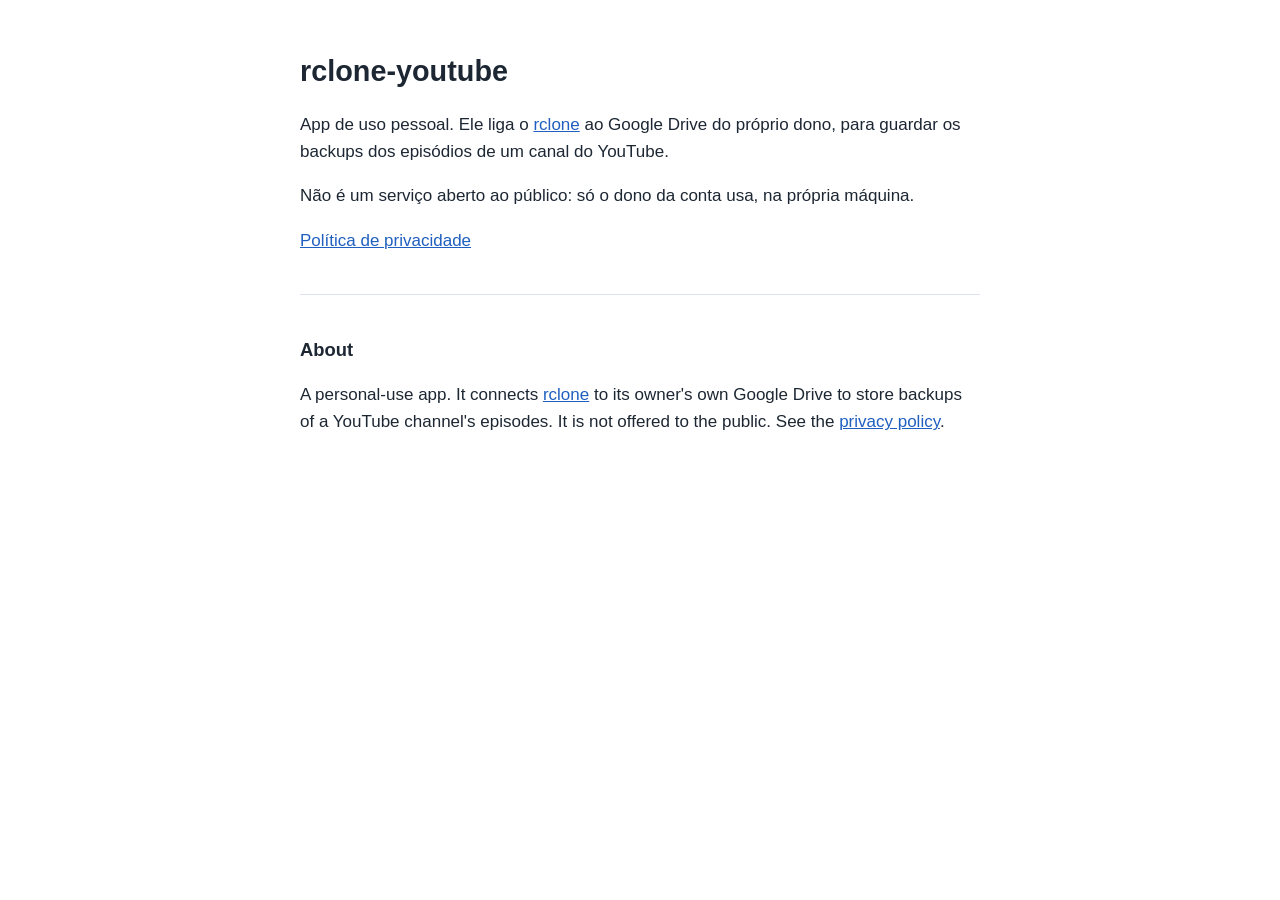
<file: index.html>
<!doctype html>
<html lang="pt-BR">
<head>
<meta charset="utf-8">
<meta name="viewport" content="width=device-width, initial-scale=1">
<title>rclone-youtube</title>
<link rel="stylesheet" href="estilo.css">
</head>
<body>
<main>
  <h1>rclone-youtube</h1>
  <p>App de uso pessoal. Ele liga o <a href="https://rclone.org/">rclone</a> ao Google Drive do próprio
     dono, para guardar os backups dos episódios de um canal do YouTube.</p>
  <p>Não é um serviço aberto ao público: só o dono da conta usa, na própria máquina.</p>
  <p><a href="privacidade.html">Política de privacidade</a></p>

  <hr>

  <h2 lang="en">About</h2>
  <p lang="en">A personal-use app. It connects <a href="https://rclone.org/">rclone</a> to its owner's
     own Google Drive to store backups of a YouTube channel's episodes. It is not offered to the public.
     See the <a href="privacidade.html#en">privacy policy</a>.</p>
</main>
</body>
</html>
</file>
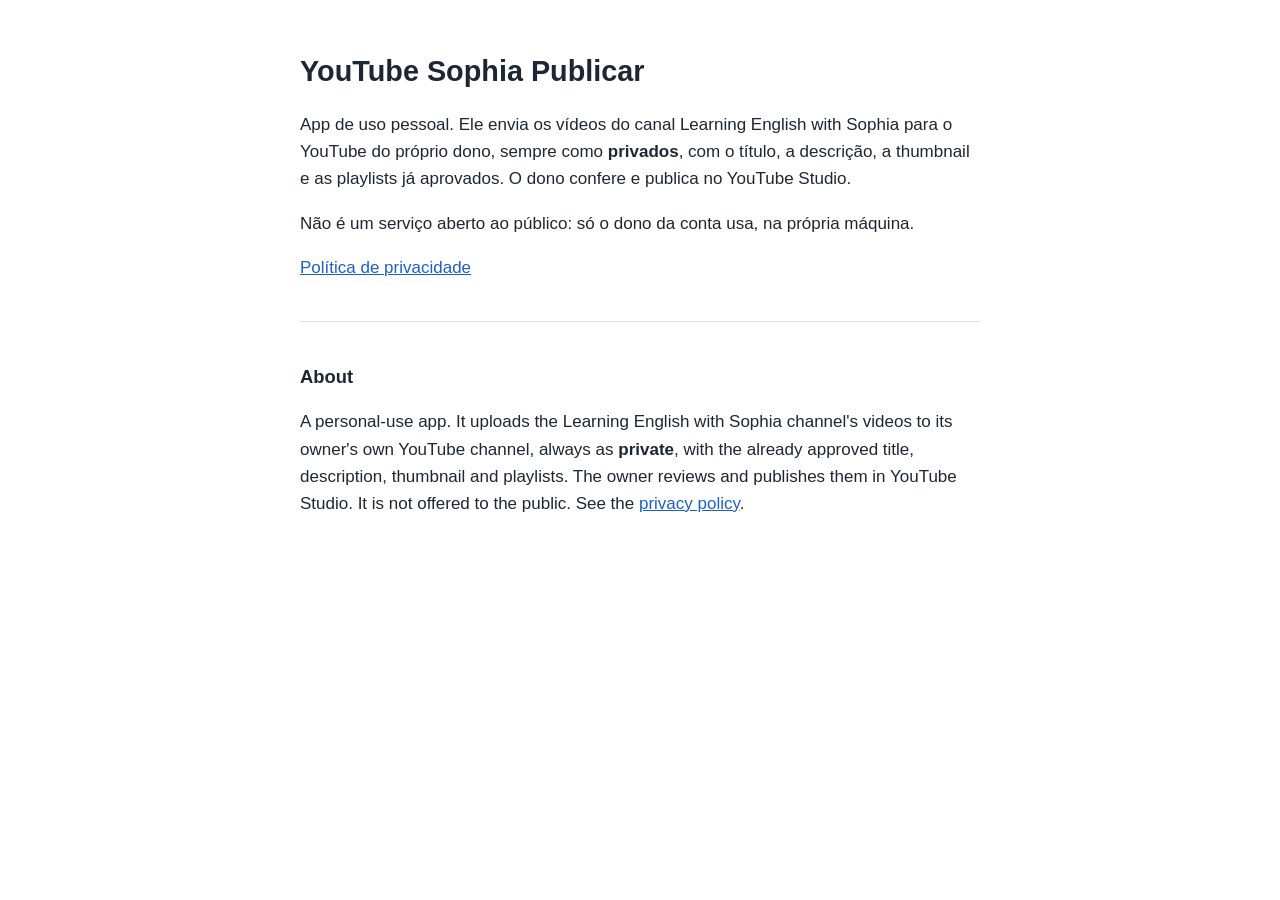
<file: youtube/index.html>
<!doctype html>
<html lang="pt-BR">
<head>
<meta charset="utf-8">
<meta name="viewport" content="width=device-width, initial-scale=1">
<title>YouTube Sophia Publicar</title>
<link rel="stylesheet" href="../estilo.css">
</head>
<body>
<main>
  <h1>YouTube Sophia Publicar</h1>
  <p>App de uso pessoal. Ele envia os vídeos do canal Learning English with Sophia para o YouTube do
     próprio dono, sempre como <strong>privados</strong>, com o título, a descrição, a thumbnail e as
     playlists já aprovados. O dono confere e publica no YouTube Studio.</p>
  <p>Não é um serviço aberto ao público: só o dono da conta usa, na própria máquina.</p>
  <p><a href="privacidade.html">Política de privacidade</a></p>

  <hr>

  <h2 lang="en">About</h2>
  <p lang="en">A personal-use app. It uploads the Learning English with Sophia channel's videos to its
     owner's own YouTube channel, always as <strong>private</strong>, with the already approved title,
     description, thumbnail and playlists. The owner reviews and publishes them in YouTube Studio. It is
     not offered to the public. See the <a href="privacidade.html#en">privacy policy</a>.</p>
</main>
</body>
</html>
</file>
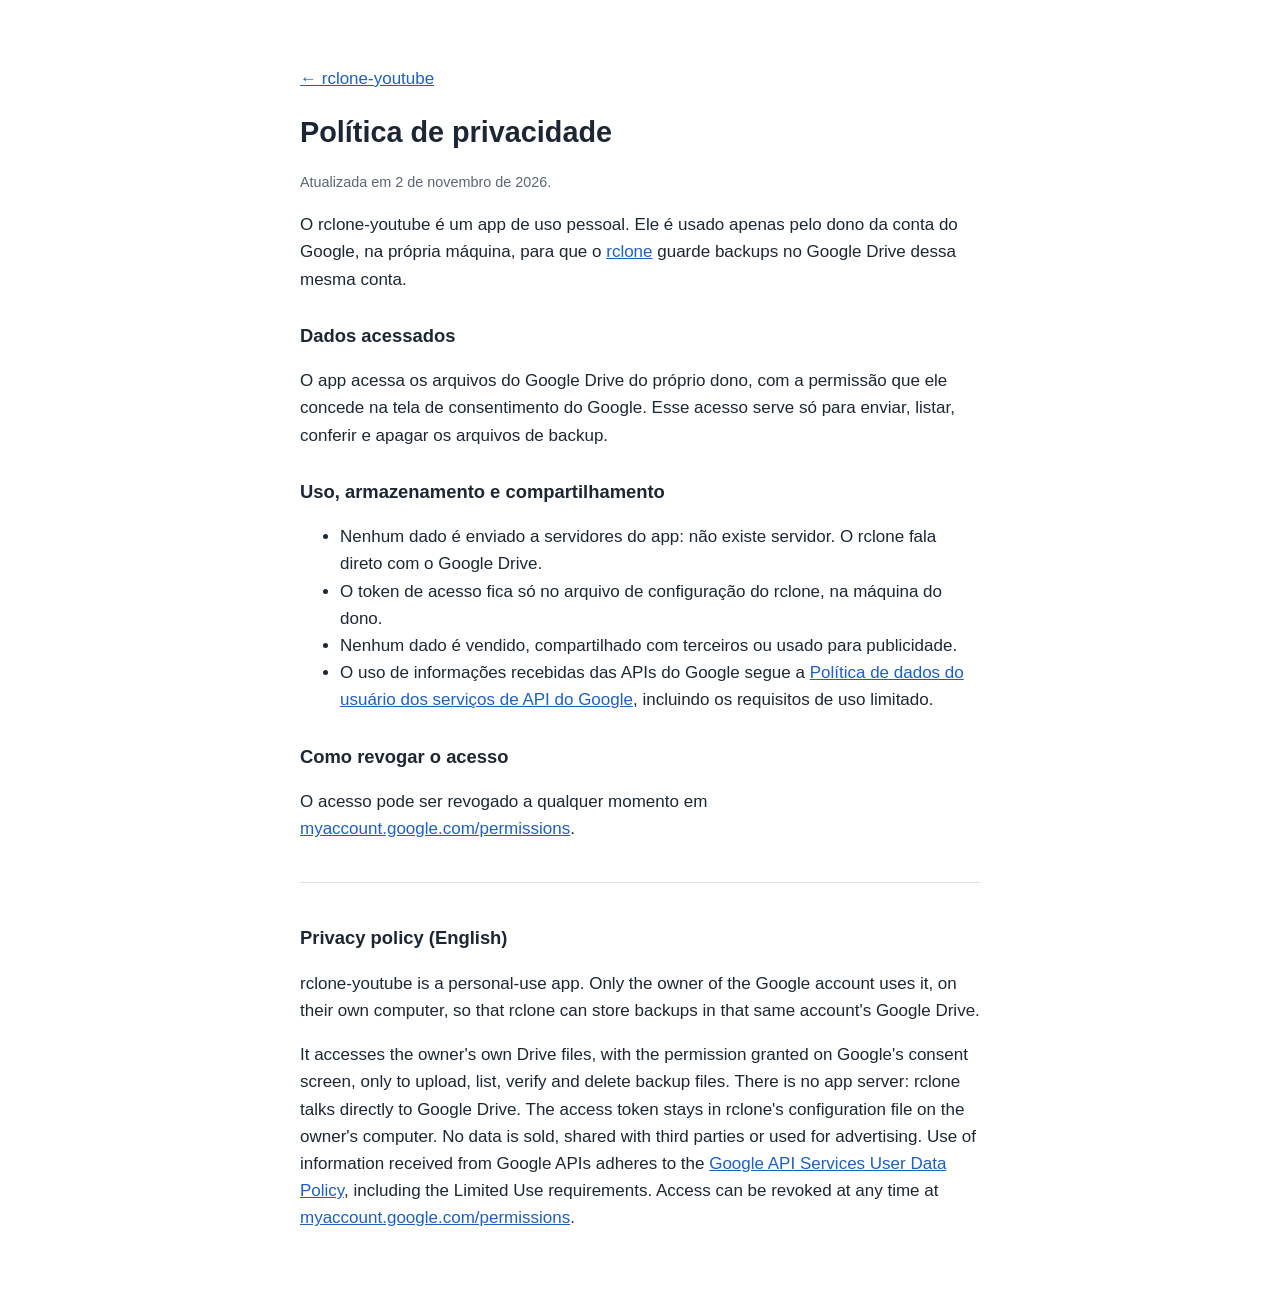
<file: privacidade.html>
<!doctype html>
<html lang="pt-BR">
<head>
<meta charset="utf-8">
<meta name="viewport" content="width=device-width, initial-scale=1">
<title>Política de privacidade · rclone-youtube</title>
<link rel="stylesheet" href="estilo.css">
</head>
<body>
<main>
  <p><a href="./">← rclone-youtube</a></p>
  <h1>Política de privacidade</h1>
  <p class="data">Atualizada em 2 de novembro de 2026.</p>

  <p>O rclone-youtube é um app de uso pessoal. Ele é usado apenas pelo dono da conta do Google, na
     própria máquina, para que o <a href="https://rclone.org/">rclone</a> guarde backups no Google
     Drive dessa mesma conta.</p>

  <h2>Dados acessados</h2>
  <p>O app acessa os arquivos do Google Drive do próprio dono, com a permissão que ele concede na
     tela de consentimento do Google. Esse acesso serve só para enviar, listar, conferir e apagar os
     arquivos de backup.</p>

  <h2>Uso, armazenamento e compartilhamento</h2>
  <ul>
    <li>Nenhum dado é enviado a servidores do app: não existe servidor. O rclone fala direto com o
        Google Drive.</li>
    <li>O token de acesso fica só no arquivo de configuração do rclone, na máquina do dono.</li>
    <li>Nenhum dado é vendido, compartilhado com terceiros ou usado para publicidade.</li>
    <li>O uso de informações recebidas das APIs do Google segue a
        <a href="https://developers.google.com/terms/api-services-user-data-policy">Política de dados
        do usuário dos serviços de API do Google</a>, incluindo os requisitos de uso limitado.</li>
  </ul>

  <h2>Como revogar o acesso</h2>
  <p>O acesso pode ser revogado a qualquer momento em
     <a href="https://myaccount.google.com/permissions">myaccount.google.com/permissions</a>.</p>

  <hr>

  <section id="en" lang="en">
    <h2>Privacy policy (English)</h2>
    <p>rclone-youtube is a personal-use app. Only the owner of the Google account uses it, on their
       own computer, so that rclone can store backups in that same account's Google Drive.</p>
    <p>It accesses the owner's own Drive files, with the permission granted on Google's consent
       screen, only to upload, list, verify and delete backup files. There is no app server: rclone
       talks directly to Google Drive. The access token stays in rclone's configuration file on the
       owner's computer. No data is sold, shared with third parties or used for advertising. Use of
       information received from Google APIs adheres to the
       <a href="https://developers.google.com/terms/api-services-user-data-policy">Google API Services
       User Data Policy</a>, including the Limited Use requirements. Access can be revoked at any time
       at <a href="https://myaccount.google.com/permissions">myaccount.google.com/permissions</a>.</p>
  </section>
</main>
</body>
</html>
</file>
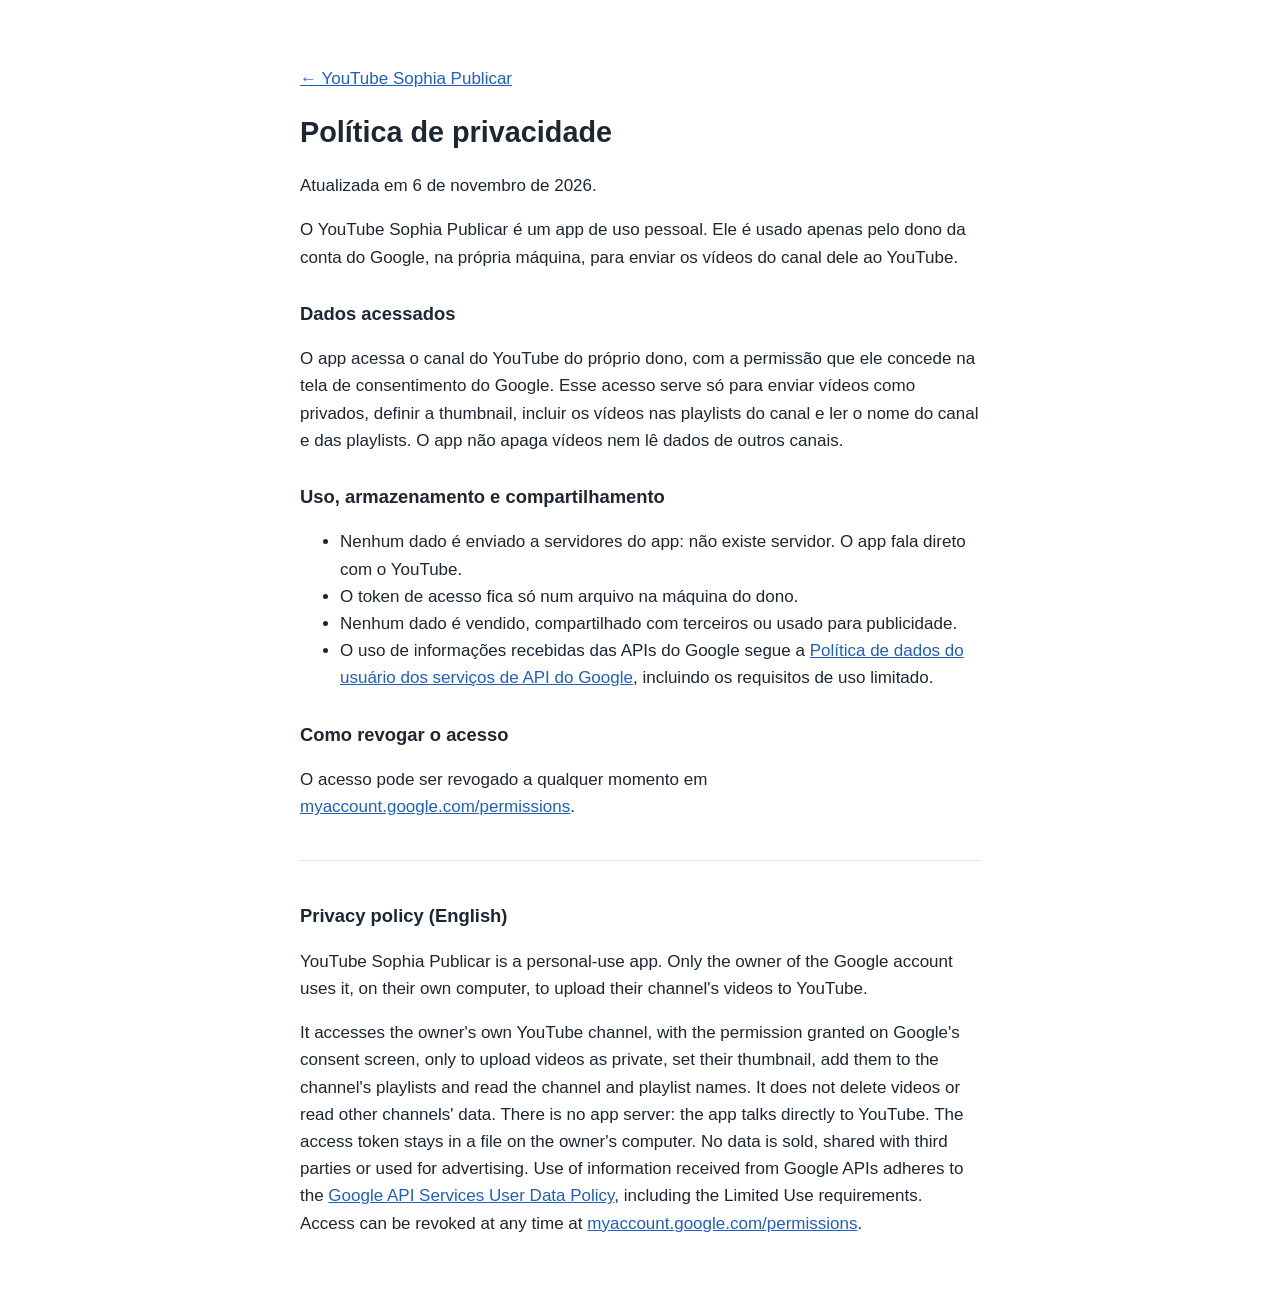
<file: youtube/privacidade.html>
<!doctype html>
<html lang="pt-BR">
<head>
<meta charset="utf-8">
<meta name="viewport" content="width=device-width, initial-scale=1">
<title>Política de privacidade · YouTube Sophia Publicar</title>
<link rel="stylesheet" href="../estilo.css">
</head>
<body>
<main>
  <p><a href="index.html">← YouTube Sophia Publicar</a></p>
  <h1>Política de privacidade</h1>
  <p>Atualizada em 6 de novembro de 2026.</p>
  <p>O YouTube Sophia Publicar é um app de uso pessoal. Ele é usado apenas pelo dono da conta do Google,
     na própria máquina, para enviar os vídeos do canal dele ao YouTube.</p>

  <h2>Dados acessados</h2>
  <p>O app acessa o canal do YouTube do próprio dono, com a permissão que ele concede na tela de
     consentimento do Google. Esse acesso serve só para enviar vídeos como privados, definir a thumbnail,
     incluir os vídeos nas playlists do canal e ler o nome do canal e das playlists. O app não apaga
     vídeos nem lê dados de outros canais.</p>

  <h2>Uso, armazenamento e compartilhamento</h2>
  <ul>
    <li>Nenhum dado é enviado a servidores do app: não existe servidor. O app fala direto com o YouTube.</li>
    <li>O token de acesso fica só num arquivo na máquina do dono.</li>
    <li>Nenhum dado é vendido, compartilhado com terceiros ou usado para publicidade.</li>
    <li>O uso de informações recebidas das APIs do Google segue a
        <a href="https://developers.google.com/terms/api-services-user-data-policy">Política de dados do
        usuário dos serviços de API do Google</a>, incluindo os requisitos de uso limitado.</li>
  </ul>

  <h2>Como revogar o acesso</h2>
  <p>O acesso pode ser revogado a qualquer momento em
     <a href="https://myaccount.google.com/permissions">myaccount.google.com/permissions</a>.</p>

  <hr>

  <h2 id="en" lang="en">Privacy policy (English)</h2>
  <p lang="en">YouTube Sophia Publicar is a personal-use app. Only the owner of the Google account uses it,
     on their own computer, to upload their channel's videos to YouTube.</p>
  <p lang="en">It accesses the owner's own YouTube channel, with the permission granted on Google's consent
     screen, only to upload videos as private, set their thumbnail, add them to the channel's playlists and
     read the channel and playlist names. It does not delete videos or read other channels' data. There is
     no app server: the app talks directly to YouTube. The access token stays in a file on the owner's
     computer. No data is sold, shared with third parties or used for advertising. Use of information
     received from Google APIs adheres to the
     <a href="https://developers.google.com/terms/api-services-user-data-policy">Google API Services User
     Data Policy</a>, including the Limited Use requirements. Access can be revoked at any time at
     <a href="https://myaccount.google.com/permissions">myaccount.google.com/permissions</a>.</p>
</main>
</body>
</html>
</file>
<file: estilo.css>
:root { --fundo: #ffffff; --texto: #1d2733; --suave: #5b6673; --link: #1f5fbf; --linha: #dde3ea; }
@media (prefers-color-scheme: dark) {
  :root { --fundo: #161b22; --texto: #e6edf3; --suave: #9aa6b2; --link: #6ea8ff; --linha: #30363d; }
}
body { margin: 0; background: var(--fundo); color: var(--texto);
       font: 17px/1.6 -apple-system, BlinkMacSystemFont, "Segoe UI", Roboto, sans-serif; }
main { max-width: 680px; margin: 0 auto; padding: 48px 16px; }
h1 { font-size: 1.8rem; margin: 0 0 16px; }
h2 { font-size: 1.15rem; margin: 28px 0 8px; }
a { color: var(--link); }
hr { border: 0; border-top: 1px solid var(--linha); margin: 40px 0; }
.data { color: var(--suave); font-size: 0.9rem; }
</file>
